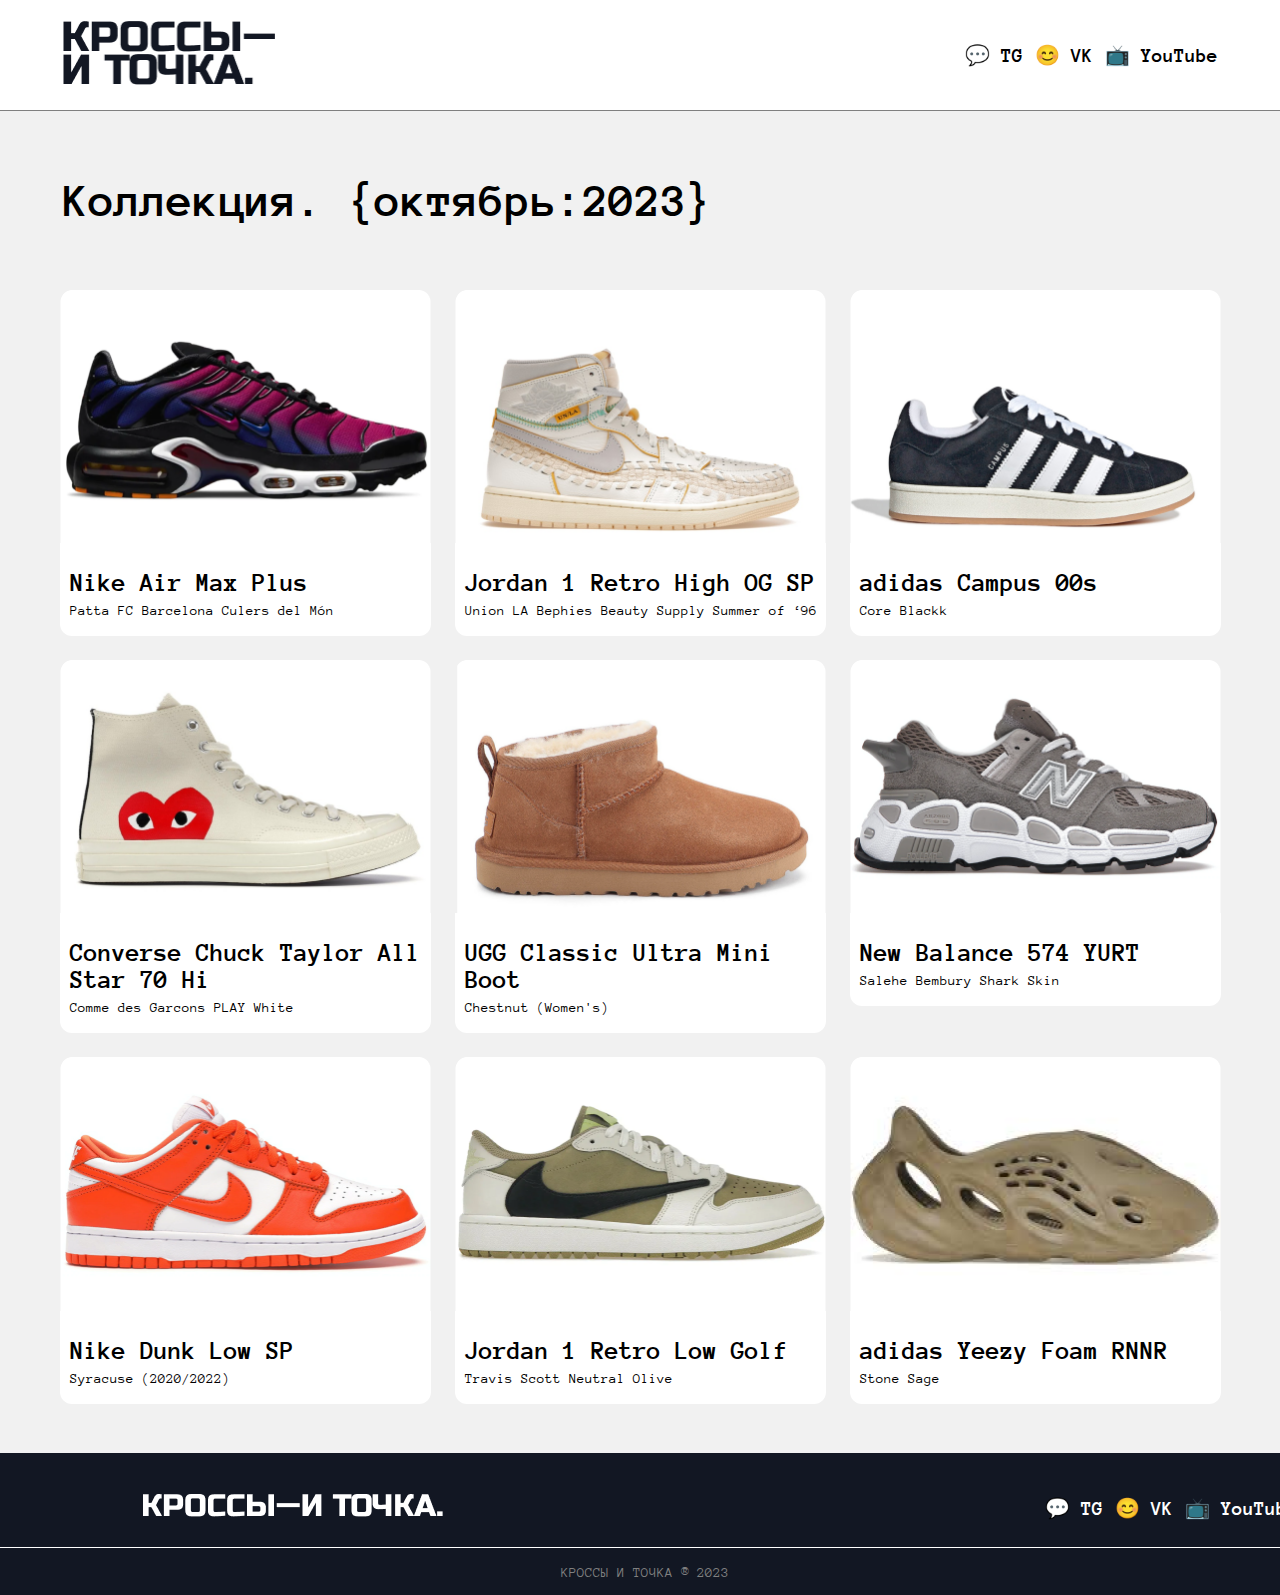
<file: index.html>
<!p.s. загляните плиз в ссылку у лого и по возможности в ссылки в хедере и футере))))>
<!DOCTYPE html>
<html lang="ru">
<head>
    <meta charset="UTF-8">
    <meta name="viewport" content="width=device-width, initial-scale=1.0">
    <title>КРОССЫ — И ТОЧКА.</title>
    <link href="https://fonts.googleapis.com/css2?family=Anonymous+Pro&display=swap" rel="stylesheet">
    <link rel="stylesheet" href="style.css">
</head>
<body>
    <header class="header">
        <div class="header-container">
            <a href='URA.html'target="_blank" class="header-logo_link">
            <img class="logo" 
            src="logo.png" 
            alt="Кроссы-и точка."
            /></a>
            <ul class="header-links">
                <li><a class="header-links-teg" href="https://www.youtube.com/watch?v=dQw4w9WgXcQ" target="_blank">💬 TG</a></li>
                <li><a class="header-links-teg" href="https://www.youtube.com/watch?v=dQw4w9WgXcQ" target="_blank">😊 VK</a></li>
                <li><a class="header-links-teg" href="https://www.youtube.com/watch?v=dQw4w9WgXcQ" target="_blank">📺 YouTube</a></li>
            </ul>
        </div>
    </header>

    <h2 class="subtitle">Коллекция. {октябрь:2023}</h2>
    <div class="big_container">
        <div class="line">
            <div class="sneaker">
                <img alt="Nike Air Max Plus" src="image 3.png">
               <div class="about"> 
                <h3>Nike Air Max Plus</h3>
                <p>Patta FC Barcelona Culers del Món</p>
               </div> 
            </div>
            <div class="sneaker">
                <img alt="Jordan 1 Retro High OG SP" src="image 3 (1).png" class="container__image" />
               <div class="about">  
                <h3>Jordan 1 Retro High OG SP</h3>
                <p>Union LA Bephies Beauty Supply Summer of ‘96</p>
               </div>   
            </div>
            <div class="sneaker">
                <img alt="adidas Campus 00s" src="image 3 (2).png" class="container__image" />
               <div class="about">  
                <h3>adidas Campus 00s</h3>
                <p>Core Blackk</p>
               </div> 
            </div>
        </div>
        <div class="line">
            <div class="sneaker">
                <img alt="Converse Chuck Taylor All Star 70 Hi" src="image 3 (8).png" class="container__image" />
               <div class="about">  
                <h3>Converse Chuck Taylor All Star 70 Hi</h3>
                <p>Comme des Garcons PLAY White</p>
               </div>    
            </div>
            <div class="sneaker">
                <img alt="UGG Classic Ultra Mini Boot" src="image 3 (7).png" class="container__image" />
               <div class="about"> 
                <h3>UGG Classic Ultra Mini Boot</h3>
                <p>Chestnut (Women's)</p>
               </div> 
            </div>
            <div class="sneaker">
                <img alt="New Balance 574 YURT" src="image 3 (3).png" class="container__image" />
               <div class="about">  
                <h3>New Balance 574 YURT</h3>
                <p>Salehe Bembury Shark Skin</p>
               </div>   
            </div>
       </div>
        <div class="line">
            <div class="sneaker">
                <img alt="adidas Yeezy Foam RNR" src="image 3 (4).png" class="container__image" />
               <div class="about"> 
                <h3>Nike Dunk Low SP</h3>
                <p>Syracuse (2020/2022)</p>
               </div>
            </div>
            <div class="sneaker">
                <img alt="adidas Yeezy Foam RNR" src="image 3 (5).png" class="container__image" />
               <div class="about">  
                <h3>Jordan 1 Retro Low Golf</h3>
                <p>Travis Scott Neutral Olive</p>
               </div>    
            </div>
            <div class="sneaker">
                <img alt="adidas Yeezy Foam RNR" src="image 3 (6).png" class="container__image" />
               <div class="about"> 
                <h3>adidas Yeezy Foam RNNR</h3>
                <p>Stone Sage</p>
               </div>
            </div>
        </div>
    </div>

    <footer class="footer">
      <div class="footer-container">
        <a href='URA.html' target="_blank" class="header-logo_link">
          <img class="logo-image2" src="logo2.png" alt="Кроссы- и точка."/></a>
          <ul class="footer-links">
              <li><a class="footer-links-teg" href="https://www.youtube.com/watch?v=cMIHLzuJ4Wg"target="_blank">💬 TG</a></li>
              <li><a class="footer-links-teg" href="https://www.youtube.com/watch?v=cMIHLzuJ4Wg"target="_blank">😊 VK</a></li>
              <li><a class="footer-links-teg" href="https://www.youtube.com/watch?v=cMIHLzuJ4Wg" target="_blank">📺 YouTube</a></li>
            </ul>
        </div>
        <div class="name">
            <hr class="hr-line">
            <p class="last-point">КРОССЫ И ТОЧКА ® 2023</p>
        </div>
    </footer>
</body>
</html>
</file>
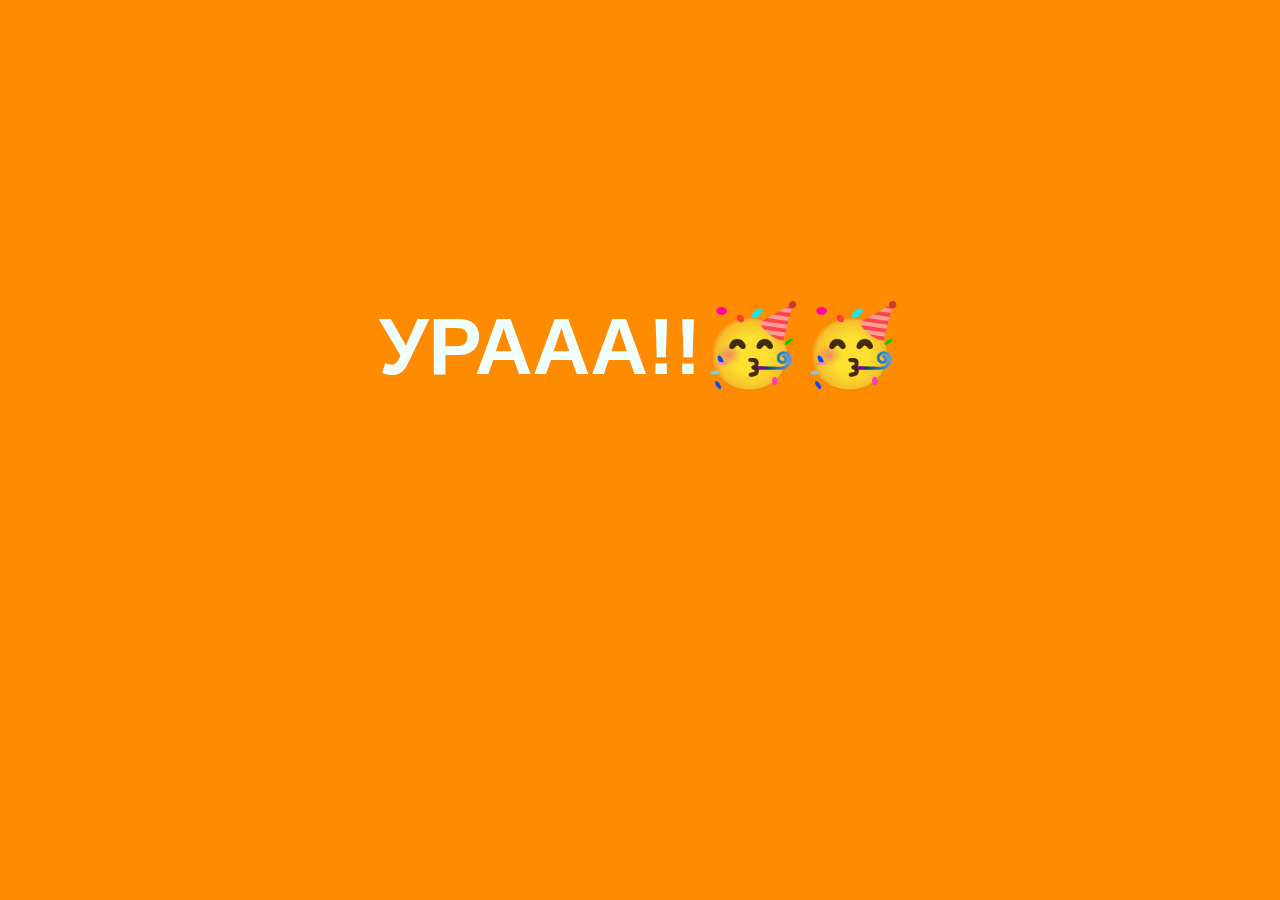
<file: URA.html>
<!DOCTYPE html>
<html lang="ru">
<head>
    <meta charset="UTF-8">
    <meta name="viewport" content="width=device-width, initial-scale=1.0">
    <title>УРАА!!</title>
    <style>
        h1{
            color: azure;
        }
    </style>
</head>
<body style="background-color: darkorange;">
    <h1 style="font-family: sans-serif; font-size: 80px; text-align: center; margin-top: 300px;">УРААА!!🥳🥳</h1>
</body>
</html>
</file>
<file: style.css>
h1 {
    font-family: "Anonymous Pro", sans-serif;
    font-size: 56px;
  }
  
  .subtitle {
    width: 700px;
    margin-right: 455px;
    font-family: "Anonymous Pro", sans-serif;
  }
  h2 {
    font-family: "Anonymous Pro", sans-serif;
    font-size: 48px;
  }
  
  body {
    display: flex;
    flex-direction: column;
    align-items: center;
    gap: 25px;
    background: #F1F1F1;
    margin: 0px;
  }
  
  .big_container {
    width: 1161px;
    display: flex;
    flex-wrap: wrap;
    align-items: flex-start;
    max-width: 1440px;
  }
  
  .line {
    display: flex;
    align-items: flex-start;
    gap: 24px;
  }
  
  .sneaker {
    display: flex;
    flex-direction: column;
    align-items: flex-start;
    width: 100%;
  }
  
  h3 {
    font-family: "Anonymous Pro", sans-serif;
    font-size: 26px;
    margin-left: 10px;
    margin-bottom: 1px;
  }
  
  p {
    font-family: "Anonymous Pro", sans-serif;
    font-size: 14px;
    margin-left: 10px;
    margin-top: 7px;
    margin-bottom: 18px;
  }
  
  img {
    width: 371px;
  }
  
  .header-links {
    display: flex;
    margin-right: 130px;  
    font-weight: bold;
  }
  .header-links-teg{
    color:#000;
    text-decoration: none;
  }
  
  .header {
    display: flex;
    background-color: white;
    border-bottom: 1px solid grey;
  }
  
  .header-container {
    display: flex;
    width: 1440px;
    height: 110px;
    background-color: #FFFFFF;
    align-items: center;
    gap: 24px;
    justify-content: space-between;
  }
  
  .logo {
    width: 212.34px;
    height: 63.24px;
    flex-shrink: 0;
    margin-left: 143px;
    background-color: #FFFFFF;
  }
  
  li {
    color: #000;
    font-family: "Anonymous Pro", sans-serif;
    font-size: 20px;
    font-style: normal;
    display: flex;
    justify-content: space-between;
    margin-right: 12px;
    list-style: none;
  }
  
  .footer-container {
    display: flex;
    width: 1440px;
    height: 110px;
    align-items: center;
    gap: 24px;
    justify-content: space-between;
  }
  
  .footer-links {
    display: flex;
    margin-right: 130px;  
    font-weight: bold;
    font-family: "Anonymous Pro", sans-serif;
    font-size: 48px;
  }

  .footer-links-teg{
    color:white;
    text-decoration: none;
  }

  footer {
    display: flex;
    height: 142px;
    background-color: #121723;
    width: 100%;
  }
  
  .logo-image2 {
    width: 299.653px;
    height: 22.32px;
    flex-shrink: 0;
    margin-left: 143px;
  } 
  
  .about {
    width: 371px;
    background-color: #FFFFFF;
    border-radius: 0px 0px 12px 12px;
    margin-bottom: 24px;
  }
  .name{
    text-align: center;
    font-family: "Anonymous Pro", sans-serif;
    color: gray;
    font-size: 16pt;
  }
  .hr-line {
	margin: -16px 0;
	padding: 0;
	height: 0;
	border: none;
	border-top: 1px solid #ffffff;
}
.footer{
    display: flex;
    flex-direction: column;
}
.last-point{
  margin-top: 33px;
  margin-bottom: 0px;
}
.header-logo_link{
  text-align: center;
}
</file>
